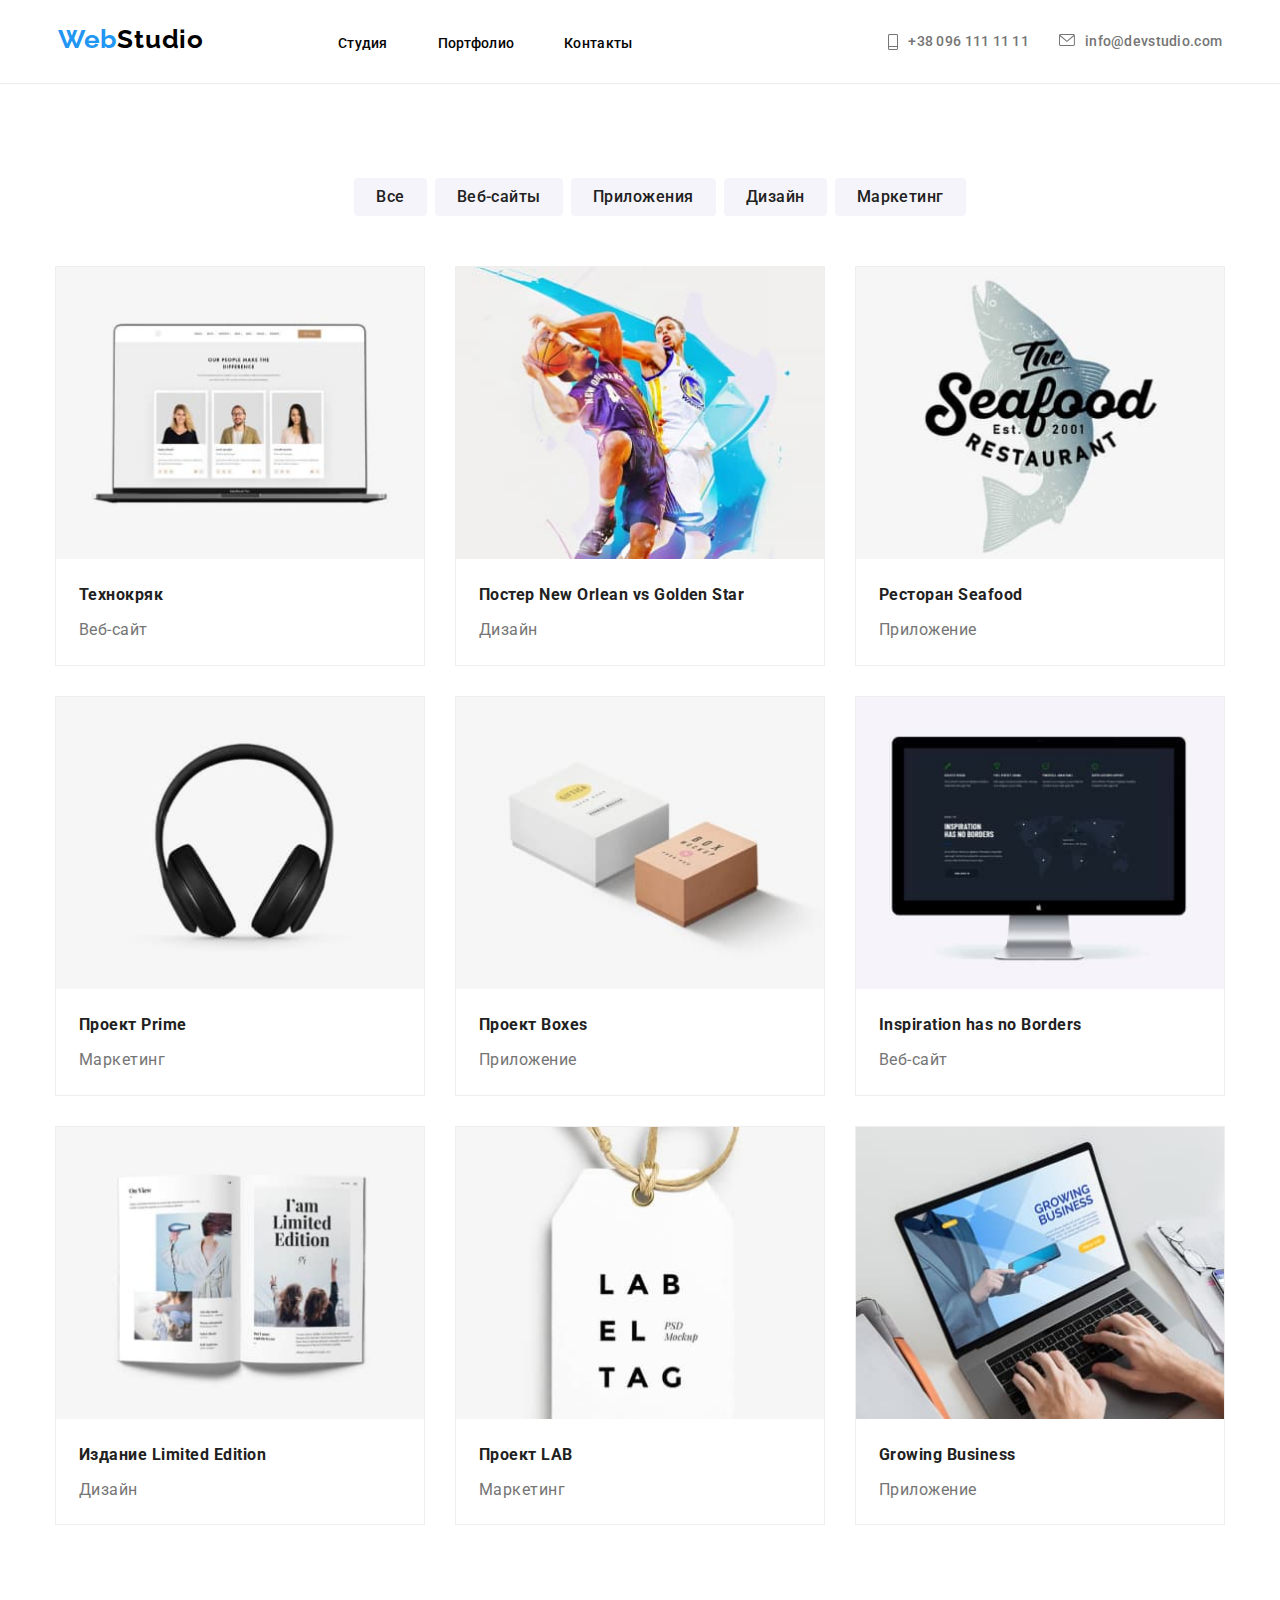
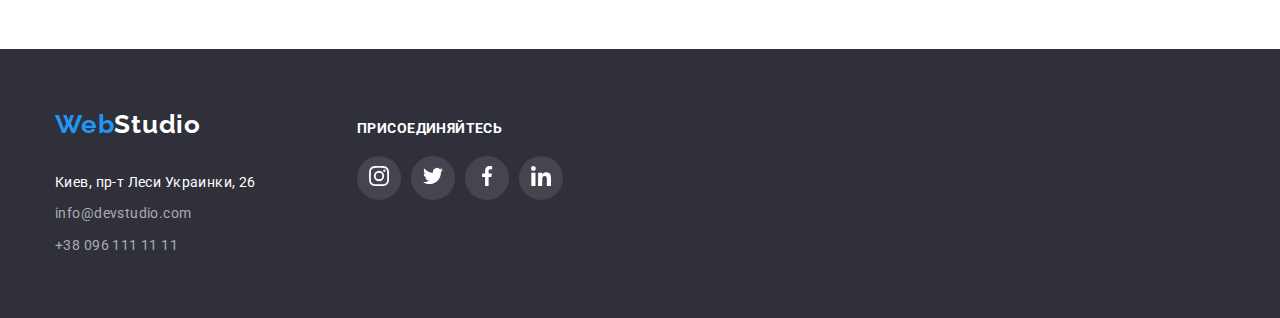
<file: porfolio/porfolio.html>
<!DOCTYPE html>
<html lang="en">
<head>
    <meta charset="UTF-8">
    <meta name="viewport" content="width=device-width, initial-scale=1.0">
    <link rel="stylesheet" href="../css/main.css">
    <link rel="stylesheet" href=" https://yarnpkg.com/en/package/normalize.css">
    <link href="https://fonts.googleapis.com/css2?family=Raleway:wght@700&family=Roboto:wght@400;500;700;900&display=swap" 
    rel="stylesheet">
    
    <title>Document1</title>
</head>
<body>
    <header class="header">
        <div class="header-flax contaner">
             <nav class="logo ">
                <a href=# class="logo1">Web<span class="logo-st logo-st1">Studio</span></a>
               <ul class="header-flax ">           
                        <li class="item1"> <a href="../index.html" class="logo-b" >Студия</a> </li>
                        <li class=" item1"><a href=# class="logo-b ">Портфолио</a></li>
                        <li class="item1"><a href=# class="logo-b ">Контакты</a></li>
                 </ul>
            </nav>
                <address class="adress"> 
                   
                   <a class=" adres item-foter header-hover"   href=tel:>
                        <svg class="header-icom headh" width='10px' height='16px'>
                            <use href="../img/symbol-defs.svg#icon-tel"></use>
                        </svg> +38 096 111 11 11</a> 
                         <a class=" adres  header-hover" href=mailto:><svg class="header-icom header-hoverr" width='16px' height='12px'>
                        <use href="../img/symbol-defs.svg#icon-envelope"></use>
                        </svg>info@devstudio.com</a>
                    
                     </address>
            
        </div>
</header> 

<main>
    <section>
    <div class="contaner portfol">
        <ul class="por1  por11">
           
                <li class="page1 page">Все</li>
           
                <li class="page1 page">Веб-сайты</li>
           
                <li class="page1 page">Приложения</li>
            
                <li class="page1 page">Дизайн</li>
           
                <li class="page1 page">Маркетинг</li>
            
        </ul> 
   
   
            <ul class="signature-page1 adress">
            <li class="item2 border"> 
                <div class="item-porfolio">
                    <img src="../img/img(6).jpg" alt="Технокряк" width="368">
                    <div class="item-porf"> <p class="item-text">Технокряк это современная площадка распространения коронавируса. Компании используют эту платформу для цифрового шпионажа и атак на защищённые сервера конкурентов</p>
                </div> 

            </div>
               <div class="porfimg"> <p class="signaturep2">Технокряк</p>
                <p class="signature-page1-sec">Веб-сайт</p> </div>
            </li>


            <li class="item2 border">
                <div class="item-porfolio">
                <img src="../img/img(7).jpg" alt="Технокряк" width="368">
                <div class="item-porf"> <p class="item-text">Технокряк это современная площадка распространения коронавируса. Компании используют эту платформу для цифрового шпионажа и атак на защищённые сервера конкурентов</p>
                </div>
            </div>
                <div class="porfimg"> <p class="signaturep2">Постер New Orlean vs Golden Star</p>
                <p class="signature-page1-sec">Дизайн</p> </div>
            </li>

            <li class="border item2">
                <div class="item-porfolio">
                <img src="../img/img(8).jpg" alt="Ресторан" width="368">
                <div class="item-porf"> <p class="item-text">Технокряк это современная площадка распространения коронавируса. Компании используют эту платформу для цифрового шпионажа и атак на защищённые сервера конкурентов</p>
                </div>
            </div>
                <div class="porfimg"> <p class="signaturep2">Ресторан Seafood</p>
                <p class="signature-page1-sec">Приложение</p> </div>
            </li>
            <li class="item2 border">
                <div class="item-porfolio">
                <img src="../img/img(9).jpg" alt="Проект" width="368">
                <div class="item-porf"> <p class="item-text">Технокряк это современная площадка распространения коронавируса. Компании используют эту платформу для цифрового шпионажа и атак на защищённые сервера конкурентов</p>
                </div>
            </div>
                <div class="porfimg"> <p class="signaturep2">Проект Prime</p>
                <p class="signature-page1-sec">Маркетинг</p> </div>
            </li>
            <li class="item2 border">
                <div class="item-porfolio">
                <img src="../img/img(10).jpg" alt="Проект Boxes" width="368">
                <div class="item-porf"> <p class="item-text">Технокряк это современная площадка распространения коронавируса. Компании используют эту платформу для цифрового шпионажа и атак на защищённые сервера конкурентов</p>
                </div>
            </div>
                <div class="porfimg"> <p class="signaturep2">Проект Boxes</p>
                <p class="signature-page1-sec">Приложение</p> </div>
            </li>
            <li class="item2 border ">
                <div class="item-porfolio">
                <img src="../img/img(11).jpg" alt="Inspiration" width="368">
                <div class="item-porf"> <p class="item-text">Технокряк это современная площадка распространения коронавируса. Компании используют эту платформу для цифрового шпионажа и атак на защищённые сервера конкурентов</p>
                </div>
            </div>
                <div class="porfimg"> <p class="signaturep2">Inspiration has no Borders</p>
                <p class="signature-page1-sec">Веб-сайт</p> </div>
            </li>
            <li class="item2 border">
                <div class="item-porfolio">
                <img src="../img/img(12).jpg" alt="Издание" width="368">
                <div class="item-porf"> <p class="item-text">Технокряк это современная площадка распространения коронавируса. Компании используют эту платформу для цифрового шпионажа и атак на защищённые сервера конкурентов</p>
                </div>
            </div>
                <div class="porfimg"> <p class="signaturep2">Издание Limited Edition</p>
                <p class="signature-page1-sec">Дизайн</p> </div>
            </li>
            <li class="item2 border">
                <div class="item-porfolio">
                    <img src="../img/img(13).jpg" alt="Проект" width="368">
                    <div class="item-porf"> <p class="item-text">Технокряк это современная площадка распространения коронавируса. Компании используют эту платформу для цифрового шпионажа и атак на защищённые сервера конкурентов</p>
                    </div>
                </div>
                <div class="porfimg"> <p class="signaturep2">Проект LAB</p>
                <p class="signature-page1-sec">Маркетинг</p> </div>
            </li>
            <li class="item2 border ">
                <div class="item-porfolio">
                <img src="../img/img(14).jpg" alt="Growing" width="368">
                <div class="item-porf"> <p class="item-text">Технокряк это современная площадка распространения коронавируса. Компании используют эту платформу для цифрового шпионажа и атак на защищённые сервера конкурентов</p>
                </div>
            </div>
                <div class="porfimg"> <p class="signaturep2">Growing Business</p>
                <p class="signature-page1-sec">Приложение</p> </div>
            </li>
        </ul> 
    </div>
    </section>
</main> 
<footer class="footerlof">
    <div class="contaner ">
        <div class="foter-flex">
            <div>
            <a href=# class="logo1 footerlofo">Web<span class="logo-st logor">Studio</span></a>
              
            <ul class="footer">
                <li class="footera1"><a>Киев, пр-т Леси Украинки, 26</a></li>
                <li class="footera1"><a href="mailto:" class="foter-contact">info@devstudio.com</a></li> 
                <li class="footera1"><a href=tel: class="foter-contact">+38 096 111 11 11</a></li>
            </ul>
        </div>
        
    <div>
        <h1 class="foter-icon">присоединяйтесь</h1>
      <ul class="iconnf">
            <li class="icon-foter"><a href="#"  class="buton-iconf "><svg class="to"  width='20px'
                height='40px'>
                <use href="../img/symbol-defs.svg#icon-instagram"></use>
            </svg> </a></li>
            <li class="icon-foter"> <a href="#" class="buton-iconf" > <svg  class="to" width='20px'
                height='40px'>
                <use href="../img/symbol-defs.svg#icon-twitter"></use>
            </svg></a></li>
            <li class="icon-foter"><a href="#" class="buton-iconf"><svg  class="to" width="20px"
                height="40px">
                <use href="../img/symbol-defs.svg#icon-facebook"></use>
            </svg></a></li>
            <li class="icon-foter iconlast"><a href="#" class="buton-iconf"><svg class="to" width='20px'
                height='40px'>
                <use href="../img/symbol-defs.svg#icon-linkedin"></use>
            </svg></a></li>
        </ul>
        
    </div>
</div>
</div> 
</footer>
</body>
</file>
<file: css/main.css>
body {

    font-family: 'Roboto', sans-serif;
    font-style: 400;
    list-style-type: none;
    margin: 0;
    
}
:root{
    --time-fuction:cubic-bezier(0.4, 0, 0.2, 1);
}

.header
{
    border-bottom: 1px solid #ECECEC; 
}
.header-flax
{
    /*background: darkblue;*/
    margin: 0;
    display: flex;
    flex-direction: row;
    justify-content: space-around;
    align-items:center;
      
}

ul
{ 
    list-style-type: none;
}

.header-icom 
{
    padding: 0;
    margin: 0;
    margin-right: 10px;
    fill:currentColor;
}


.header-hover:hover{
    color: #2196F3;
    transition-property: color;
    transition-timing-function: var(--time-fuction);
    transition-duration: 5s;
  }





.contaner
  { margin-left: auto;
    margin-right: auto;
    width: 1170px;
    /*background-color: brown;*/}
.logo {
    align-items: center;
    margin: 0;
    padding: 0;
    padding-top: 24px;
    /*padding-bottom: 25px;*/
    display: flex;  
    align-items: baseline; 
    list-style-type: none;
    color: #070707;
    font-family: Raleway;
    
}

.item1:not(:last-child) {
    margin-right: 50px;
  }
  


.logo1
{
    align-items:baseline;
    font-family: Raleway, sans-serif;
    display: flex;
    text-align: center;
    margin: 0;
    padding: 0;
    text-decoration: none;
    list-style-type: none;
    font-weight: 700;
    font-size: 26px;
    line-height: 1.2;
    letter-spacing: 0.03em;
    color: #2196F3;
}



.adress
{
    padding: 0;
    padding-left: 250px;
    display: flex;
    justify-content: flex-end;
    margin: 0;
    /* transition-property: color;
    transition-timing-function: cubic-bezier(0.4, 0, 0.2, 1);
    transition-duration: 5000ms;
    transition-delay: 50ms; */
    }
    .header-hover
    {
        transition-property: color;
        transition-timing-function: var(--time-fuction);
        transition-duration: 5s;
           
    }

.tit
    {padding-top: 50px;}
.con1
    {padding-top: 94px;}

    
.thumb {
    position: relative;
    
  }
  
  .thumb > .label {
    position: absolute;
    bottom: 0;
    right: 0;
    margin: 0;
    padding:0;
    width: 100%;
    height: 70px;
    font-size: 14px;
    line-height: 1.1429;
    display: flex;
    flex-direction:column;
    justify-content: center;
    font-style: normal;
    font-weight: bold;
    text-align: center;
    letter-spacing: 0.03em;
    background: rgba(47, 48, 58, 0.8);
    text-transform: uppercase;

    color: #FFFFFF;

  }

.logo-st
{ 
    padding: 0;
    padding-right: 94px;
    margin: 0;
    /*margin-right: 93px;*/
    color: #FFFFFF;
    font-family: Raleway, sans-serif;
}

.logo-st1
{
    color: #000000;
}
.logo-b
{
   
    display: inline-block;
    font-family: 'Roboto', sans-serif;
    text-decoration: none;
    position: relative;
    padding-bottom: 32px;
    
    
    font-weight: 500;
    font-size: 14px;
    line-height: 1.1;
    letter-spacing: 0.02em;
    color: #050505;
    
    
    transition-property:  color;
    transition-timing-function: var(--time-fuction);
    transition-duration: 250ms;
} 
    



.adres {
    font-family: 'Roboto', sans-serif;
    display: flex;
    text-decoration: none;
    font-style: normal;
    font-weight: 500;
    font-size: 14px;
    line-height: 1.1;
    letter-spacing: 0.02em;
    color: #757575;
    transition-property: color;
    transition-timing-function: var(--time-fuction);
    transition-duration: 250ms;
}

.logo-b:hover,
.adres:hover
{
    color: #2196F3;
}
 .logo-b::after
{
    position: absolute;
    content: "";
    display: block;
    padding: 0;
    margin: 0;
    left: 0;
    bottom: 0;
    width: 100%;
    height: 4px;
    background-color:  #2196F3;
    opacity: 0;
    border-radius: 2px;
    transition:opacity 250ms var(--time-fuction);
   
   
}

.logo-b:focus,
.logo-b:active,
.logo-b:active::after,
.logo-b:focus::after 
 {   
    opacity: 1; 
    color:#2196F3;
} 


.logor
{padding-right:156px ;
  
}
.item-foter
{
    margin-right: 30px;
}

.menu
{
    display: block;
    background-image: url(../img/ImgOverlay.png),  url(../img/Img7.jpg);
    background-position: center; 
    background-repeat: no-repeat;
    text-align: center;
   
    letter-spacing: 0.06em;
    padding-bottom: 200px;
    padding-top: 200px;
}
.menu1
{  
    margin: 0;
    text-align: center;
    display: block;
    margin-right: auto;
    margin-left: auto;
    margin-bottom: 30px;
    color: #FFFFFF;    
    width: 696px;
    height: 120px;
    text-transform: uppercase;
    font-weight: 900;
    font-size: 44px;
    line-height: 1.4; 

}
 
.zakazat
{
    
    padding: 10px 32px 10px 32px;
    text-decoration: none;
    font-weight: 700;
    font-size: 16px;
    /* line-height: 1.9; */
    letter-spacing: 0.06em;
    color: #FFFFFF;
    background: #2196F3;
       
}

.section1
{
    text-transform: uppercase;
    margin: 0;
    padding: 0px;    
    font-weight: 700;
    font-size: 14px;
    line-height: 1.1;
    letter-spacing: 0.03em;
    color: #212121;

}
.section1-second
{
    padding: 0px;
    margin-top: 10px; 
    margin-bottom: 0;
    margin-right: 30px; 
    margin-left: 0;
    width: 270px;
    height: 75px;
    font-weight: 400;
    font-size: 14px;
    line-height: 1.7;
    letter-spacing: 0.03em;
    color: #757575;
}



.list-itemm {
    margin-right: 0;
} 
.title
{
    margin: 0;
    /*margin-bottom: 50px;*/
    text-align: center;
    display: block;
    font-weight: 700;
    font-size: 36px;
    line-height: 1.2;
    letter-spacing: 0.03em;
    color: #212121;
}
.chem{
    padding-top: 94px;
    padding-bottom: 94px;
}
.team{
   
    margin-bottom: 0px;
    margin-left: 38%;
    margin-right: 38%;
    text-align: center;
    display: inline-block;
      
}
.team1{
    padding-top: 94px;
    
    display: block;
    background: #F5F4FA;
    
    /*background-color: blueviolet;*/
    
    /*text-align: center;
    width: 1600px;
    display: inline-block; 
    background-color: blueviolet;*/
    
}
.signature
{
    
    /*margin-bottom: 94px;*/
    padding: 0;
    margin-bottom: 0;
    margin-top: 50px;
    text-align: center;
    display: flex;
    font-weight: 500;
    font-size: 16px;
    line-height: 1.2;
    letter-spacing: 0.03em;
    color: #212121;
}

.buton-icom{
   
    fill: #AFB1B8;
    padding: 0;
    margin: 0;
      
}
.icon{
    margin-right: 10px;
    width:44px;
    height:44px;
    padding: 0;
    border: none;
    border-radius: 50%;
    display: inline-block;
    overflow: hidden;
   /* background-color: #FFFFFF;*/
   transition-property: background-color, fill;
   transition-timing-function: var(--time-fuction);
   transition-duration: 250ms;
  
       
}

.iconlast{ 
    margin:0;
}
.icon:hover,
.icon:hover .buton-icom{
    background-color: #2196F3;
    fill: #FFFFFF;
}
/*
.buton-ic:hover{
    background-color: #2196F3;
    fill: #FFFFFF;
}*/
/* .buton-icom:hover{
   fill: #FFFFFF;
} */
   
  

 .signature1
{
    margin-bottom: 16px;
    font-weight: 400;
    color: #757575;
}
.item:not(:last-child) {
    margin-right: 30px;
  }

.sig
{
    margin-left: 0;
    margin-bottom: 94px;}
.sigfoto
{
    margin-top: 30px;
    margin-bottom: 10px;
}
/*client*/

.client-iconn{
    margin: 0;
    padding: 0;
    padding-bottom: 94px;
    padding-bottom: 30px;
    padding-inline-start: 0px;
    display: inline-block;
    text-align: center; 
    
   /*padding-left: 30px;*/
   /*padding-right: 30px;*/
}
.client {
    padding-top: 94px;
    padding-bottom: 50px;
    display: block; 
    
    
    
}
.post{

    margin: 0;
    padding: 0;
    padding-bottom: 50px;
    display: block;
    font-style: normal;
    font-weight: bold;
    font-size: 36px;
    line-height: 1.16667;
    text-align: center;
    letter-spacing: 0.03em;
    color: #212121;
}

.client-icon
{
    margin: 0;
    padding: 0;
    margin-right: 30px;
    width: 166px;
    height: 90px;
    border: 1px solid #AFB1B8;
    box-sizing: border-box;
    border-radius: 4px;
    text-align: center;
    display: inline-block;
    fill:#AFB1B8;

    transition-property: border;
    transition-timing-function: var(--time-fuction);
    transition-duration: 250ms;
    
   
}
.client-icon:hover{
    border: 1px solid  #2196F3;
    
}
.client-icon >.client-foto:hover
{
    fill:#2196F3;
}
.client-last{
    margin: 0px;
}
.client-foto
{
    text-align: center;
    display: block;
    fill:#AFB1B8;
    margin: 0;
    padding: 0;
    transition-property: fill;
    transition-timing-function: var(--time-fuction);
    transition-duration: 250ms;
}
.client-foto1 {
   padding-top: 20px;
   padding-bottom: 20.77px;
}
.client-foto2 {
    padding-top: 19px;
    padding-bottom: 19px;
}
.client-foto3 {
    padding-top: 24px;
    padding-bottom: 23.4px;
}
.client-foto4 {
    padding-top: 24px;
    padding-bottom: 23.98px;
}
.client-foto5 {
    padding-top: 21px;
    padding-bottom: 22px;
}
.client-foto6 {
    padding-top: 22px;
    padding-bottom: 22.56px;
}
/*foter*/
.footer
{  
   
    padding: 0;
    margin: 0;
   /* background: darkmagenta;*/
    
    font-weight: 400;
    font-size: 14px;
    line-height: 1.7;
    letter-spacing: 0.03em;
    color: #FFFFFF;  
   
   }

.foter-contact
{
    text-decoration: none;
    color: rgba(255, 255, 255, 0.6);
 }
 .footerlof
  {
    background: #2F303A;
      padding-top: 60px;
      padding-bottom: 60px;
    /*background: chartreuse;*/}
    .footerlofo
    {
       font-family: Raleway, sans-serif;
       padding-bottom: 30px;
    }
 .footera1:not(:last-child) 
 {
     padding-bottom: 8px;
    padding-left: 0;
    margin: 0;
}
.foter-flex{  
    display: flex;
    align-items: baseline;}
   
    .iconnf{
        margin: 0;
        padding: 0;
        padding-bottom: 30px;
        padding-inline-start: 0px;
        display: inline-flex; 
        justify-content: center;
        align-items: center;
        
       /*padding-left: 30px;*/
       /*padding-right: 30px;*/
    }
    .to
    { 
    fill:#FFFFFF;
    display: inline-flex; 
    justify-content: center;
    align-items: center;}

.foter-icon
{
    margin-left: 156px;
    margin: 0;
    padding-bottom: 20px;
    padding: 0;
    padding-bottom: 20px;
    text-transform: uppercase;
    display: flex;
    font-size: 14px;
    line-height: 1.1459;
    letter-spacing: 0.03em;
    font-family: Roboto;
    font-weight: bold;
    color: #FFFFFF;
    }


    
   
    .icon-foter{
        margin-right: 10px;
        width:44px;
        height:44px;
        padding: 0;
        border: none;
        display: flex; 
        justify-content: center;
        border-radius: 50%;
        align-items: center;
        background-color: rgba(255, 255, 255, 0.1);
        
        transition-property:background-color,  fill;
        transition-timing-function: var(--time-fuction);
        transition-duration: 250ms;
    }
    .buton-iconf
    {
        fill: #AFB1B8;
        display: block;
        transition-property: fill;
        transition-timing-function: var(--time-fuction);
        transition-duration: 250ms;
                  
    }
    .buton-iconf:hover{
        fill:#FFFFFF;
      
    }
    
    .iconlast{ 
        margin:0;
    }
    .icon-foter:hover{
        background-color: #2196F3;
        fill:#FFFFFF;
    }




/*page2*/
.page:not(:last-child) 
{margin-right: 8px;}
.page1{
    
    
    padding: 6px 22px 6px 22px;
    font-weight: 500;
    font-size: 16px;
    line-height: 1.6;
    letter-spacing: 0.03em;
    background-color: coral;
    color: #212121;
    background: #F5F4FA;
    border-radius: 4px;
    transition-property: background, color, box-shadow;
    transition-timing-function: var(--time-fuction);
    transition-duration: 250ms;

}
.page1:hover{
    background: #2196F3;
    color: #FFFFFF;
    box-shadow: 0px 3px 1px rgba(0, 0, 0, 0.1), 0px 1px 2px rgba(0, 0, 0, 0.08), 0px 2px 2px rgba(0, 0, 0, 0.12);
}
.borderk{
    border: 1px solid #EEEEEE;
    box-shadow: 0px 1px 3px rgba(0, 0, 0, 0.12), 0px 1px 1px rgba(0, 0, 0, 0.14), 0px 2px 1px rgba(0, 0, 0, 0.2);
    border-radius: 0px 0px 4px 4px;
    background: #FFFFFF;
}
.iconn{
    margin: 0;
    padding: 0;
    padding-bottom: 30px;
    padding-inline-start: 0px;
    display: inline-block; 
    
   /*padding-left: 30px;*/
   /*padding-right: 30px;*/
}

.signature-page1-sec{

    margin: 0;
    font-style: normal;
    font-weight: normal;
    font-weight: 400;
    font-size: 16px;
    line-height: 1.9;
    letter-spacing: 0.03em;
    color: #757575;
    }
.por11
{justify-content:center;}

.portfol
{   padding-top: 94px;
    padding-bottom: 94px;
}
.porfimg
{   padding-top: 20px;
    padding-bottom: 19px;
    padding-right: 23px;
    padding-left: 23px;
    /*margin-bottom: 30px;*/}

.por1
{ 
    display: flex;
    margin: 0;
    
}
.item2
{
    margin: 0%;
    margin-right: 30px;
    padding: 0;
    
}
.border:nth-child(3n+3)
{
    
    margin-right:0px;

}
.item-porfolio
{
    position: relative;
    line-height: 0;
    overflow: hidden;

   
}
.item-porf
{
    position: absolute;
    
    bottom: 0;
    left: 0;
    width: 100%;
    height: 100%;
    background: rgba(33, 150, 243, 0.9);
    transform: translateY(100%);
    transition: transform 250ms var(--time-fuction);
    

}
.border {
    border: 1px solid #EEEEEE;
    margin-bottom: 30px;
    transition-property: box-shadow;
    transition-timing-function: var(--time-fuction);
    transition-duration: 250ms;
            
}
.border:hover .item-porf,
.border:hover
{
    transform: translateY(0);
    box-shadow: 0px 1px 1px rgba(0, 0, 0, 0.12), 0px 4px 4px rgba(0, 0, 0, 0.06), 1px 4px 6px rgba(0, 0, 0, 0.16);
}
.item-text
{
    font-family: Roboto;
    font-style: normal;
    font-weight: normal;
    font-size: 18px;
    width: 322px;
    height: 168px;
    margin:  62px 28px 62px 28px ;
    line-height: 1.5556;

    letter-spacing: 0.03em;
    color: #FFFFFF;

}

.signature-page1
{
    padding: 0;
    padding-top: 50px;
    display: flex; 
    flex-wrap: wrap;
    
}
.signaturep2
{
    margin: 0;
    padding-bottom: 4px;
    font-family: Roboto, sans-serif;
    font-style: normal;
    font-weight: bold;
    font-size: 16px;
    line-height: 2;
    letter-spacing: 0.03em;
    color: #212121;
    /*padding-bottom: 19px;
    padding-top: 4px;
    padding-right: 23px;
    padding-left: 23px;*/
}

.list-item::before
{
    content: "";
    display: flex;
    height:120px ;
    padding: 10px;
    margin-bottom: 30px;
    margin-right: 30px;
    background-position: center;
    background-repeat: no-repeat;
    background-color: #F5F4FA;
    border-radius: 4px;
}

.box::before {
    background-image: url(../img/Vector.png);
    
}
.box1::before {
       background-image: url(../img/Vector1.png);
    }

.boxx::before {
   
    background-image: url(../img/Vector2.png);
   
}   

.boxxx::before {
    
       background-image: url(../img/astronaut1.png) ;
    }
.it:before{margin-right: 0;}

/* backdrop */
.backdrop
{
    position: fixed; 
    /* position: relative; */
    width: 100%;
    height: 100%;
    left: 0px;
    top: 0px;

    background: rgba(0, 0, 0, 0.2);
}
.backdrop.is-hidden
{
    opacity: 0;
    pointer-events: none;
}
.modal
{
     position: absolute;
    /* position: relative;  */
   min-width: 528px;
    min-height: 581px;
  top:50%;
   left:50%; 

    
    transform: translate(-50%, -50%);

    background: #FFFFFF;
    box-shadow: 0px 1px 3px rgba(0, 0, 0, 0.12), 0px 1px 1px rgba(0, 0, 0, 0.14), 0px 2px 1px rgba(0, 0, 0, 0.2);
    border-radius: 4px;
}
.button-close
{
    width: 30px;
    height: 30px;
    position: absolute;
    top: 8px;
    left:490px ;
    /* margin:  8px 543px 8px 490px; */
    padding: 0;
    display: inline-block;
    align-items: center;
    
    background: #FFFFFF;
    border-radius: 50%;
    border: 1px solid rgba(0, 0, 0, 0.1);
    
    box-sizing: border-box;
}
</file>
